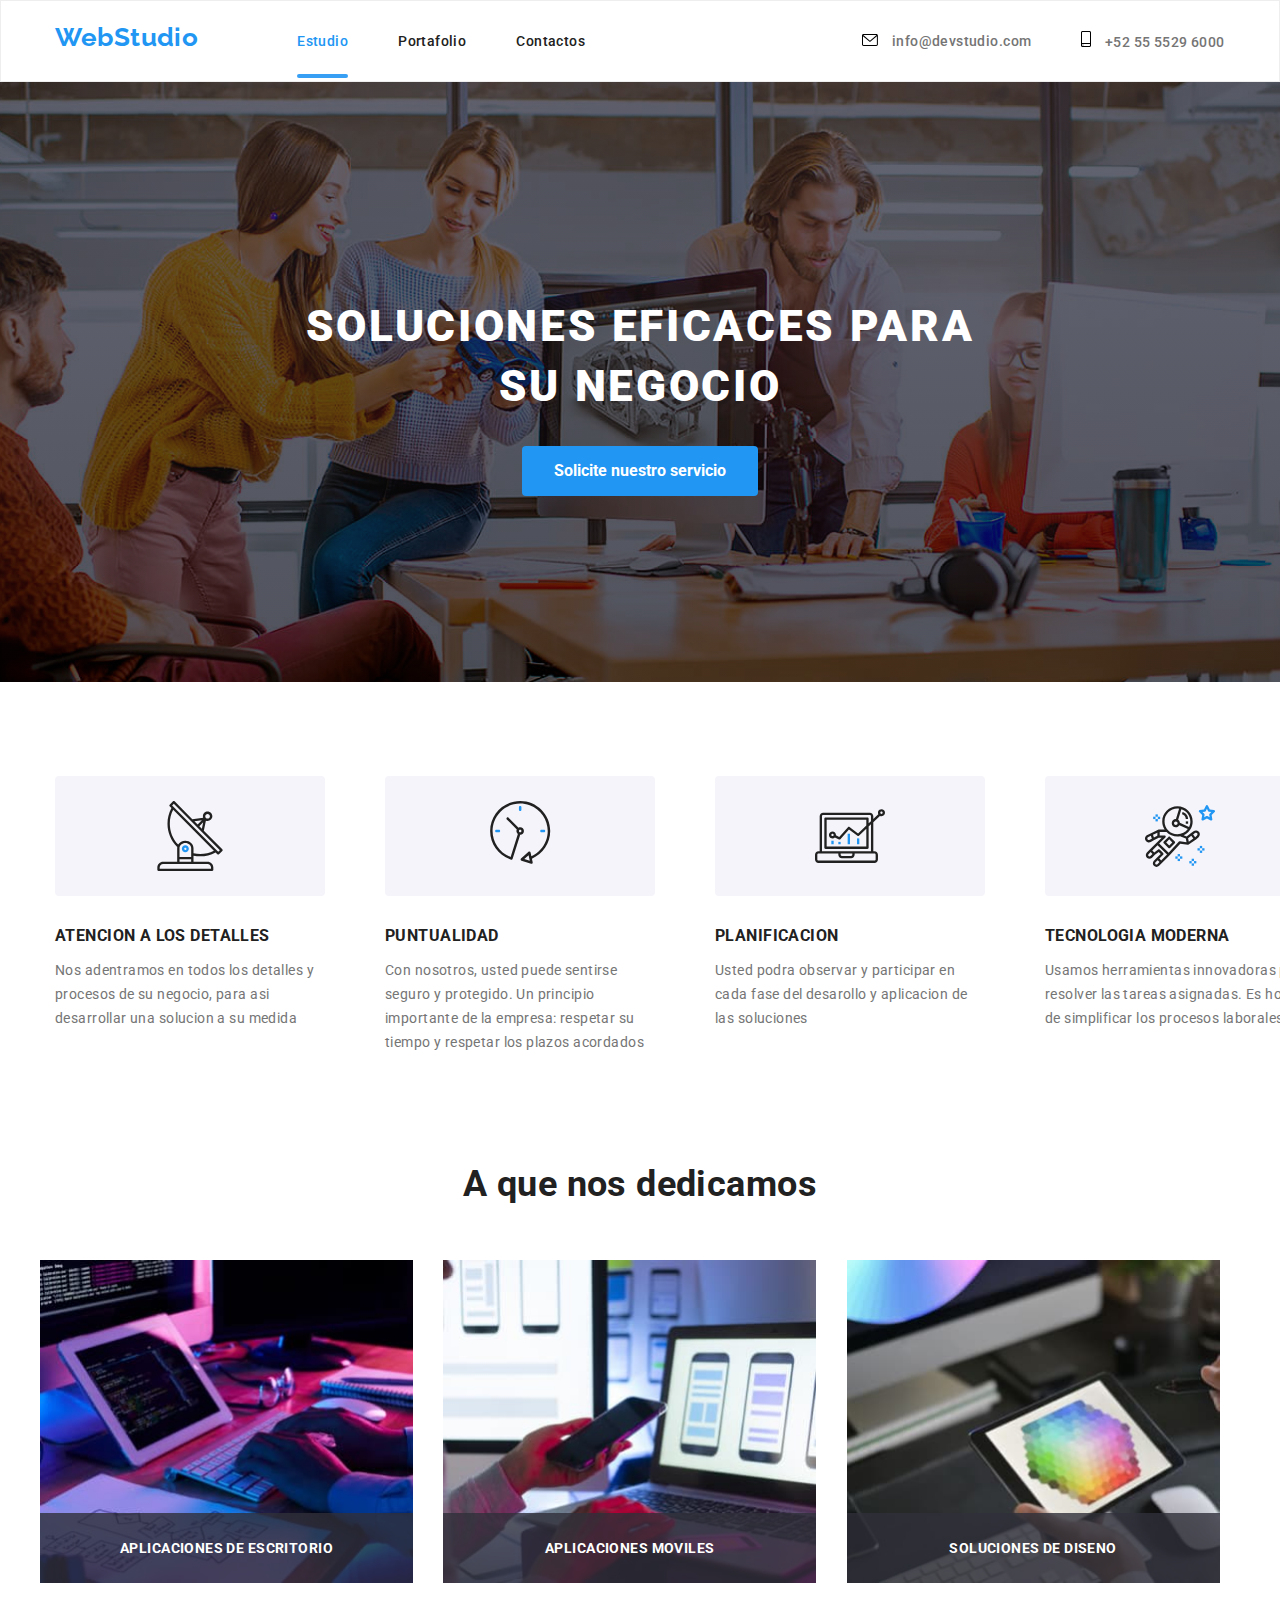
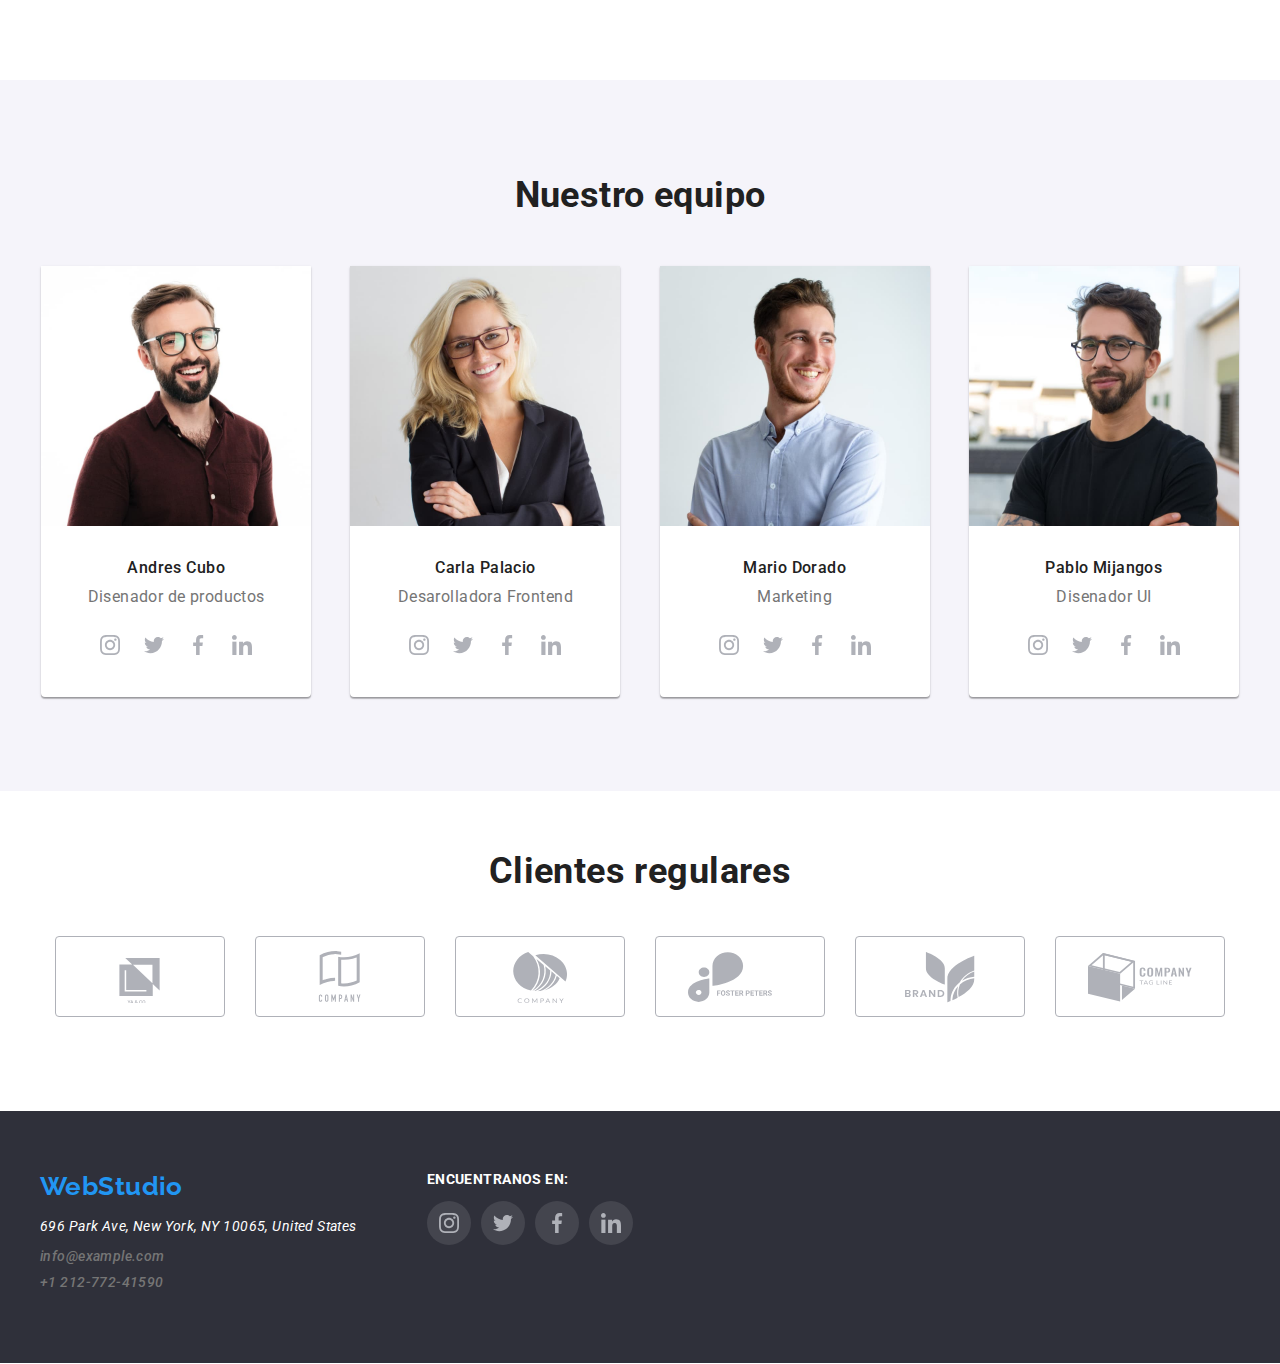
<file: index.html>
<!DOCTYPE html>
<html lang="en">
  <head>
    <meta charset="UTF-8" />
    <meta http-equiv="X-UA-Compatible" content="IE=edge" />
    <meta name="viewport" content="width=device-width, initial-scale=1.0" />
    <link rel="stylesheet" href="portfolio.html" />
    <link
      rel="stylesheet"
      href="https://cdnjs.cloudflare.com/ajax/libs/modern-normalize/1.0.0/modern-normalize.min.css"
    />
    <link rel="stylesheet" href="./css/styles.css" />
    <title>Document</title>
  </head>
  <body class="body">
    <header class="header">
      <div class="header_topbar container">
        <nav>
          <a class="main_title decoration" href="index.html">WebStudio</a>
          <ul class="list_navigation style">
            <li class="button_nav decoration">
              <a class="button_links decoration current" href="index.html">Estudio</a>
            </li>
            <li class="button_nav decoration">
              <a class="button_links decoration" href="portfolio.html">Portafolio</a>
            </li>
            <li class="button_nav decoration">
              <a class="button_links decoration" href="#">Contactos</a>
            </li>
          </ul>
        </nav>
        <ul class="list_contacts style">
          <li class="icon_header">
            <a class="contacts_link decoration" href="mailto:info@devstudio.com">
              <svg class="icon_email">
                <use href="./img/icons.svg/symbol-defs.svg#icon-contact-mail"></use>
              </svg>
              info@devstudio.com</a>
          </li>
          <li class="icon_header">
            <a class="contacts_link decoration" href="tel:+525555296000">
              <svg class="icon_phone">
                <use href="./img/icons.svg/symbol-defs.svg#icon-contact-phone"></use>
              </svg>
            +52 55 5529 6000</a>
          </li>
        </ul>
      </div>
    </header>
    <main>
      <section class="title">
        <div class="hero_section container">
          <h1 class="title_text">SOLUCIONES EFICACES PARA SU NEGOCIO</h1>
          <button type="button" class="button_title button_tab" data-modal-open>Solicite nuestro servicio</button>
        </div>
        <div class="backdrop is_hidden" data-modal>
          <div class="modal">
            <button class="button_modal" type="button" data-modal-close>
              <svg class="icon_modal">
                <use class="icon_x" href="./img/icons.svg/symbol-defs.svg#icon-x"></use>
              </svg>
            </button>
          </div>
        </div>
      </section>
      <section class="services container">
        <ul class="list_service style">
          <li class="service_box">
            <div class="icon_box">
              <svg class="icon">
                <use href="./img/icons.svg/symbol-defs.svg#icon-antena-1"></use>
              </svg>
            </div>
            <h3 class="service_name">ATENCION A LOS DETALLES</h3>
            <p class="service_description">
              Nos adentramos en todos los detalles y procesos de su negocio, para asi desarrollar
              una solucion a su medida
            </p>
          </li>
          <li class="service_box">
            <div class="icon_box">
              <svg class="icon">
                <use href="./img/icons.svg/symbol-defs.svg#icon-reloj-1"></use>
              </svg>
            </div>
            <h3 class="service_name">PUNTUALIDAD</h3>
            <p class="service_description">
              Con nosotros, usted puede sentirse seguro y protegido. Un principio importante de la
              empresa: respetar su tiempo y respetar los plazos acordados
            </p>
          </li>
          <li class="service_box">
            <div class="icon_box">
              <svg class="icon">
                <use href="./img/icons.svg/symbol-defs.svg#icon-diagrama-1"></use>
              </svg>
            </div>
            <h3 class="service_name">PLANIFICACION</h3>
            <p class="service_description">
              Usted podra observar y participar en cada fase del desarollo y aplicacion de las
              soluciones
            </p>
          </li>
          <li class="service_box">
            <div class="icon_box">
              <svg class="icon">
                <use href="./img/icons.svg/symbol-defs.svg#icon-astronauta-1"></use>
              </svg>
            </div>
            <h3 class="service_name">TECNOLOGIA MODERNA</h3>
            <p class="service_description">
              Usamos herramientas innovadoras para resolver las tareas asignadas. Es hora de
              simplificar los procesos laborales
            </p>
          </li>
        </ul>
      </section>
      <section class="about">
        <h2 class="images_title container">A que nos dedicamos</h2>
        <ul class="list_image container style">
          <li class="list_image_photo">
            <img
              class="image"
              src="./img/AQueNosDedicamos1.jpg"
              alt="Typing on a keyboard"
              width="373"
            />
            <p class="list_image_text">APLICACIONES DE ESCRITORIO</p>
          </li>
          <li class="list_image_photo">
            <img
              class="image"
              src="./img/AQueNosDedicamos2.jpg"
              alt="Checking the phone"
              width="373"
            />
            <p class="list_image_text">APLICACIONES MOVILES</p>
          </li>
          <li class="list_image_photo">
            <img
              class="image"
              src="./img/AQueNosDedicamos3.jpg"
              alt="Watching a color palette on an Ipad"
              width="373"
            />
            <p class="list_image_text">SOLUCIONES DE DISENO</p>
          </li>
        </ul>
      </section>
      <section class="team">
        <h2 class="team_title container">Nuestro equipo</h2>
        <ul class="list_team container style">
          <li class="image_card">
            <img
              class="image"
              src="./img/NuestroEquipoAndres.jpg"
              alt="A man smiling"
              width="270"
            />
            <h3 class="team_name">Andres Cubo</h3>
            <p class="team_job">Disenador de productos</p>
            <ul class="icon_social_team style">
              <li>
                <a href="" class="icon_social_list">
                  <svg class="icon_social">
                    <use href="./img/icons.svg/symbol-defs.svg#icon-instagram"></use>
                  </svg>
                </a>
              </li>
              <li>
                <a href="" class="icon_social_list">
                  <svg class="icon_social">
                    <use href="./img/icons.svg/symbol-defs.svg#icon-twitter"></use>
                  </svg>
                </a>
              </li>
              <li>
                <a href="" class="icon_social_list">
                  <svg class="icon_social">
                    <use href="./img/icons.svg/symbol-defs.svg#icon-facebook"></use>
                  </svg>
                </a>
              </li>
              <li>
                <a href="" class="icon_social_list">
                  <svg class="icon_social">
                    <use href="./img/icons.svg/symbol-defs.svg#icon-linkedin"></use>
                  </svg>
                </a>
              </li>
            </ul>
          </li>
          <li class="image_card">
            <img
              class="image"
              src="./img/NuestroEquipoCarla.jpg"
              alt="An armcrossed woman"
              width="270"
            />
            <h3 class="team_name">Carla Palacio</h3>
            <p class="team_job">Desarolladora Frontend</p>
            <ul class="icon_social_team style">
              <li>
                <a href="" class="icon_social_list">
                  <svg class="icon_social">
                    <use href="./img/icons.svg/symbol-defs.svg#icon-instagram"></use>
                  </svg>
                </a>
              </li>
              <li>
                <a href="" class="icon_social_list">
                  <svg class="icon_social">
                    <use href="./img/icons.svg/symbol-defs.svg#icon-twitter"></use>
                  </svg>
                </a>
              </li>
              <li>
                <a href="" class="icon_social_list">
                  <svg class="icon_social">
                    <use href="./img/icons.svg/symbol-defs.svg#icon-facebook"></use>
                  </svg>
                </a>
              </li>
              <li>
                <a href="" class="icon_social_list">
                  <svg class="icon_social">
                    <use href="./img/icons.svg/symbol-defs.svg#icon-linkedin"></use>
                  </svg>
                </a>
              </li>
            </ul>
          </li>
          <li class="image_card">
            <img
              class="image"
              src="./img/NuestroEquipoMario.jpg"
              alt="A looking at his leftside"
              width="270"
            />
            <h3 class="team_name">Mario Dorado</h3>
            <p class="team_job">Marketing</p>
            <ul class="icon_social_team style">
              <li>
                <a href="" class="icon_social_list">
                  <svg class="icon_social">
                    <use href="./img/icons.svg/symbol-defs.svg#icon-instagram"></use>
                  </svg>
                </a>
              </li>
              <li>
                <a href="" class="icon_social_list">
                  <svg class="icon_social">
                    <use href="./img/icons.svg/symbol-defs.svg#icon-twitter"></use>
                  </svg>
                </a>
              </li>
              <li>
                <a href="" class="icon_social_list">
                  <svg class="icon_social">
                    <use href="./img/icons.svg/symbol-defs.svg#icon-facebook"></use>
                  </svg>
                </a>
              </li>
              <li>
                <a href="" class="icon_social_list">
                  <svg class="icon_social">
                    <use href="./img/icons.svg/symbol-defs.svg#icon-linkedin"></use>
                  </svg>
                </a>
              </li>
            </ul>
          </li>
          <li class="image_card">
            <img
              class="image"
              src="./img/NuestroEquipoPablo.jpg"
              alt="A man with a black T-shirt"
              width="270"
            />
            <h3 class="team_name">Pablo Mijangos</h3>
            <p class="team_job">Disenador UI</p>
            <ul class="icon_social_team style">
              <li>
                <a href="" class="icon_social_list">
                  <svg class="icon_social">
                    <use href="./img/icons.svg/symbol-defs.svg#icon-instagram"></use>
                  </svg>
                </a>
              </li>
              <li>
                <a href="" class="icon_social_list">
                  <svg class="icon_social">
                    <use href="./img/icons.svg/symbol-defs.svg#icon-twitter"></use>
                  </svg>
                </a>
              </li>
              <li>
                <a href="" class="icon_social_list">
                  <svg class="icon_social">
                    <use href="./img/icons.svg/symbol-defs.svg#icon-facebook"></use>
                  </svg>
                </a>
              </li>
              <li>
                <a href="" class="icon_social_list">
                  <svg class="icon_social">
                    <use href="./img/icons.svg/symbol-defs.svg#icon-linkedin"></use>
                  </svg>
                </a>
              </li>
            </ul>
          </li>
        </ul>
      </section>
      <section class="clients">
        <h2 class="container clients_title">Clientes regulares</h2>
        <ul class="clients_icon container style">
          <li>
            <a href="" class="clients_icon_bg">
              <svg class="icon_clients_social">
                <use href="./img/icons.svg/symbol-defs.svg#icon-client-1"></use>
              </svg>
            </a>
          </li>
          <li>
            <a href="" class="clients_icon_bg">
              <svg class="icon_clients_social">
                <use href="./img/icons.svg/symbol-defs.svg#icon-client-2"></use>
              </svg>
            </a>
          </li>
          <li>
            <a href="" class="clients_icon_bg">
              <svg class="icon_clients_social">
                <use href="./img/icons.svg/symbol-defs.svg#icon-client-3"></use>
              </svg>
            </a>
          </li>
          <li>
            <a href="" class="clients_icon_bg">
              <svg class="icon_clients_social">
                <use href="./img/icons.svg/symbol-defs.svg#icon-client-4"></use>
              </svg>
            </a>
          </li>
          <li>
            <a href="" class="clients_icon_bg">
              <svg class="icon_clients_social">
                <use href="./img/icons.svg/symbol-defs.svg#icon-client-5"></use>
              </svg>
            </a>
          </li>
          <li>
            <a href="" class="clients_icon_bg">
              <svg class="icon_clients_social">
                <use href="./img/icons.svg/symbol-defs.svg#icon-client-6"></use>
              </svg>
            </a>
          </li>
        </ul>
      </section>
    </main>
    <footer class="footer">
      <div class="footer_page container">
        <div class="footer_left style">
          <ul class="list_title style">
            <li><a class="main_title decoration" href="#">WebStudio</a></li>
          </ul>
          <address>
            <ul class="list_footer style">
              <li class="footer_text">
                <a
                  class="address_map decoration"
                  href="enlace_google_maps"
                  target="_blank"
                  rel="noopener noreferrer nofollow"
                  >696 Park Ave, New York, NY 10065, United States</a
                >
              </li>
              <li class="footer_text">
                <a class="contacts_link decoration" href="mailto:info@example.com"
                  >info@example.com</a
                >
              </li>
              <li class="footer_text">
                <a class="contacts_link decoration" href="tel:+1212-772-4150">+1 212-772-41590</a>
              </li>
            </ul>
          </address>
        </div>
        <div class="footer_right style">
          <span class="footer_icon_title">ENCUENTRANOS EN:</span>
          <ul class="footer_icon style">
            <li>
              <a href="" class="footer_icon_list">
                <svg class="footer_icon_social">
                  <use href="./img/icons.svg/symbol-defs.svg#icon-instagram"></use>
                </svg>
              </a>
            </li>
            <li>
              <a href="" class="footer_icon_list">
                <svg class="footer_icon_social">
                  <use href="./img/icons.svg/symbol-defs.svg#icon-twitter"></use>
                </svg>
              </a>
            </li>
            <li>
              <a href="" class="footer_icon_list">
                <svg class="footer_icon_social">
                  <use href="./img/icons.svg/symbol-defs.svg#icon-facebook"></use>
                </svg>
              </a>
            </li>
            <li>
              <a href="" class="footer_icon_list">
                <svg class="footer_icon_social">
                  <use href="./img/icons.svg/symbol-defs.svg#icon-linkedin"></use>
                </svg>
              </a>
            </li>
          </ul>
        </div>
      </div>
    </footer>
    <script src="./js/modal.js"></script>
  </body>
</html>
</file>
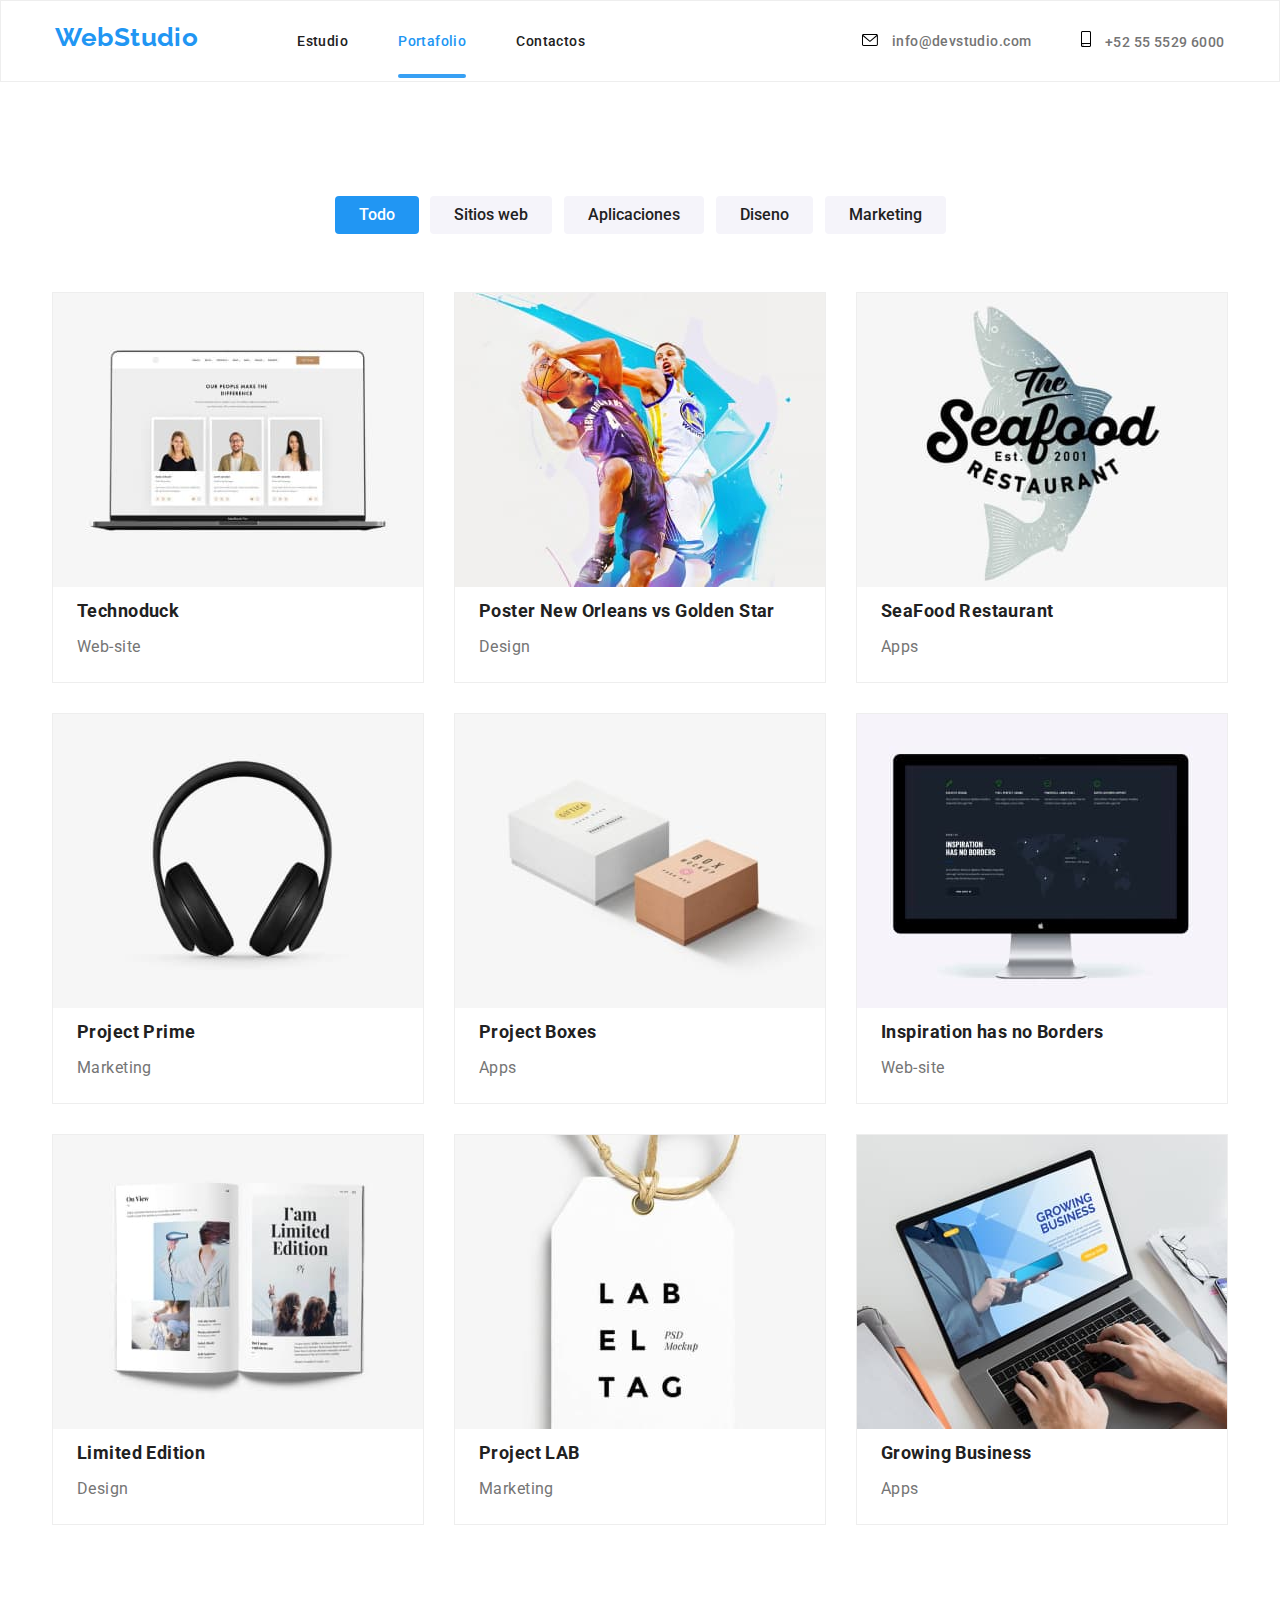
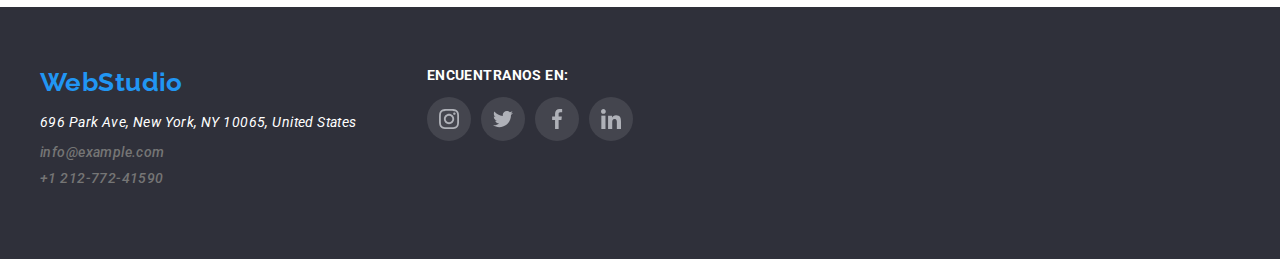
<file: portfolio.html>
<!DOCTYPE html>
<html lang="en">
  <head>
    <meta charset="UTF-8" />
    <meta http-equiv="X-UA-Compatible" content="IE=edge" />
    <meta name="viewport" content="width=device-width, initial-scale=1.0" />
    <title>Document</title>
    <link
      rel="stylesheet"
      href="https://cdnjs.cloudflare.com/ajax/libs/modern-normalize/1.0.0/modern-normalize.min.css"
    />
    <link rel="stylesheet" href="./css/styles.css" />
    <link rel="stylesheet" href="index.html" />
  </head>
  <body class="body">
    <header class="header">
      <div class="header_topbar container">
        <nav>
          <a class="main_title decoration" href="index.html">WebStudio</a>
          <ul class="list_navigation style">
            <li class="button_nav decoration">
              <a class="button_links decoration" href="index.html">Estudio</a>
            </li>
            <li class="button_nav decoration">
              <a class="button_links decoration current" href="portfolio.html">Portafolio</a>
            </li>
            <li class="button_nav decoration">
              <a class="button_links decoration" href="#">Contactos</a>
            </li>
          </ul>
        </nav>
        <ul class="list_contacts style">
          <li class="icon_header">
            <a class="contacts_link decoration" href="mailto:info@devstudio.com">
              <svg class="icon_email">
                <use href="./img/icons.svg/symbol-defs.svg#icon-contact-mail"></use>
              </svg>
              info@devstudio.com</a
            >
          </li>
          <li class="icon_header">
            <a class="contacts_link decoration" href="tel:+525555296000">
              <svg class="icon_phone">
                <use href="./img/icons.svg/symbol-defs.svg#icon-contact-phone"></use>
              </svg>
              +52 55 5529 6000</a
            >
          </li>
        </ul>
      </div>
    </header>
    <main>
      <h1 class="portfolio">Portfolio</h1>
      <section class="portfolio_content">
        <ul class="list_options container style">
          <li><button class="main_option active focus_tab" type="button">Todo</button></li>
          <li><button class="main_option focus_tab" type="button">Sitios web</button></li>
          <li><button class="main_option focus_tab" type="button">Aplicaciones</button></li>
          <li><button class="main_option focus_tab" type="button">Diseno</button></li>
          <li><button class="main_option focus_tab" type="button">Marketing</button></li>
        </ul>
        <ul class="list_images container style">
          <li class="images_items">
            <div class="image_container">
              <img
                src="./img/Project1WebsiteTechnoduck.jpg"
                alt="A laptop showing a Web-site"
                width="370"
              />
              <p class="image_text">
                Lorem ipsum dolor sit amet consectetur adipisicing elit. Accusantium quae doloremque
                officia beatae iste, quaerat aperiam, veritatis assumenda exercitationem
                reprehenderit eveniet dolorem eum iusto in possimus, voluptates laboriosam
                perferendis enim?
              </p>
            </div>
            <h3 class="main_article text_article">Technoduck</h3>
            <p class="article_name text_article">Web-site</p>
          </li>
          <li class="images_items">
            <div class="image_container">
              <img
                src="./img/Project2DesignPoster.jpg"
                alt="Two players playing basketball"
                width="370"
              />
              <p class="image_text">
                Lorem ipsum dolor sit amet consectetur adipisicing elit. Accusantium quae doloremque
                officia beatae iste, quaerat aperiam, veritatis assumenda exercitationem
                reprehenderit eveniet dolorem eum iusto in possimus, voluptates laboriosam
                perferendis enim?
              </p>
            </div>
            <h3 class="main_article text_article">Poster New Orleans vs Golden Star</h3>
            <p class="article_name text_article">Design</p>
          </li>
          <li class="images_items">
            <div class="image_container">
              <img
                src="./img/Project3AppsRestaurant.jpg"
                alt="An advertisement of a seafood restaurant"
                width="370"
              />
              <p class="image_text">
                Lorem ipsum dolor sit amet consectetur adipisicing elit. Accusantium quae doloremque
                officia beatae iste, quaerat aperiam, veritatis assumenda exercitationem
                reprehenderit eveniet dolorem eum iusto in possimus, voluptates laboriosam
                perferendis enim?
              </p>
            </div>
            <h3 class="main_article text_article">SeaFood Restaurant</h3>
            <p class="article_name text_article">Apps</p>
          </li>
          <li class="images_items">
            <div class="image_container">
              <img
                src="./img/Project4MarketingPrime.jpg"
                alt="A set of Black headphones"
                width="370"
              />
              <p class="image_text">
                Lorem ipsum dolor sit amet consectetur adipisicing elit. Accusantium quae doloremque
                officia beatae iste, quaerat aperiam, veritatis assumenda exercitationem
                reprehenderit eveniet dolorem eum iusto in possimus, voluptates laboriosam
                perferendis enim?
              </p>
            </div>
            <h3 class="main_article text_article">Project Prime</h3>
            <p class="article_name text_article">Marketing</p>
          </li>
          <li class="images_items">
            <div class="image_container">
              <img
                src="./img/Project5AppsBoxes.jpg"
                alt="A big white box next to a smaller brown one"
                width="370"
              />
              <p class="image_text">
                Lorem ipsum dolor sit amet consectetur adipisicing elit. Accusantium quae doloremque
                officia beatae iste, quaerat aperiam, veritatis assumenda exercitationem
                reprehenderit eveniet dolorem eum iusto in possimus, voluptates laboriosam
                perferendis enim?
              </p>
            </div>
            <h3 class="main_article text_article">Project Boxes</h3>
            <p class="article_name text_article">Apps</p>
          </li>
          <li class="images_items">
            <div class="image_container">
              <img
                src="./img/Project6WebsiteInspiration.jpg"
                alt="An IMac showing a map in black"
                width="370"
              />
              <p class="image_text">
                Lorem ipsum dolor sit amet consectetur adipisicing elit. Accusantium quae doloremque
                officia beatae iste, quaerat aperiam, veritatis assumenda exercitationem
                reprehenderit eveniet dolorem eum iusto in possimus, voluptates laboriosam
                perferendis enim?
              </p>
            </div>
            <h3 class="main_article text_article">Inspiration has no Borders</h3>
            <p class="article_name text_article">Web-site</p>
          </li>
          <li class="images_items">
            <div class="image_container">
              <img
                src="./img/Project7DesignLimited.jpg"
                alt="A wide open white magazine"
                width="370"
              />
              <p class="image_text">
                Lorem ipsum dolor sit amet consectetur adipisicing elit. Accusantium quae doloremque
                officia beatae iste, quaerat aperiam, veritatis assumenda exercitationem
                reprehenderit eveniet dolorem eum iusto in possimus, voluptates laboriosam
                perferendis enim?
              </p>
            </div>
            <h3 class="main_article text_article">Limited Edition</h3>
            <p class="article_name text_article">Design</p>
          </li>
          <li class="images_items">
            <div class="image_container">
              <img src="./img/Project8MarketingLab.jpg" alt="a white tag" width="370" />
              <p class="image_text">
                Lorem ipsum dolor sit amet consectetur adipisicing elit. Accusantium quae doloremque
                officia beatae iste, quaerat aperiam, veritatis assumenda exercitationem
                reprehenderit eveniet dolorem eum iusto in possimus, voluptates laboriosam
                perferendis enim?
              </p>
            </div>
            <h3 class="main_article text_article">Project LAB</h3>
            <p class="article_name text_article">Marketing</p>
          </li>
          <li class="images_items">
            <div class="image_container">
              <img
                src="./img/project9AppsBusiness.jpg"
                alt="two ahnds typing on a macbook"
                width="370"
              />
              <p class="image_text">
                Lorem ipsum dolor sit amet consectetur adipisicing elit. Accusantium quae doloremque
                officia beatae iste, quaerat aperiam, veritatis assumenda exercitationem
                reprehenderit eveniet dolorem eum iusto in possimus, voluptates laboriosam
                perferendis enim?
              </p>
            </div>
            <h3 class="main_article text_article">Growing Business</h3>
            <p class="article_name text_article">Apps</p>
          </li>
        </ul>
      </section>
    </main>
    <footer class="footer">
      <div class="footer_page container">
        <div class="footer_left style">
          <ul class="list_title style">
            <li><a class="main_title decoration" href="#">WebStudio</a></li>
          </ul>
          <address>
            <ul class="list_footer style">
              <li class="footer_text">
                <a
                  class="address_map decoration"
                  href="enlace_google_maps"
                  target="_blank"
                  rel="noopener noreferrer nofollow"
                  >696 Park Ave, New York, NY 10065, United States</a
                >
              </li>
              <li class="footer_text">
                <a class="contacts_link decoration" href="mailto:info@example.com"
                  >info@example.com</a
                >
              </li>
              <li class="footer_text">
                <a class="contacts_link decoration" href="tel:+1212-772-4150">+1 212-772-41590</a>
              </li>
            </ul>
          </address>
        </div>
        <div class="footer_right style">
          <span class="footer_icon_title">ENCUENTRANOS EN:</span>
          <ul class="footer_icon style">
            <li>
              <a href="" class="footer_icon_list">
                <svg class="footer_icon_social">
                  <use href="./img/icons.svg/symbol-defs.svg#icon-instagram"></use>
                </svg>
              </a>
            </li>
            <li>
              <a href="" class="footer_icon_list">
                <svg class="footer_icon_social">
                  <use href="./img/icons.svg/symbol-defs.svg#icon-twitter"></use>
                </svg>
              </a>
            </li>
            <li>
              <a href="" class="footer_icon_list">
                <svg class="footer_icon_social">
                  <use href="./img/icons.svg/symbol-defs.svg#icon-facebook"></use>
                </svg>
              </a>
            </li>
            <li>
              <a href="" class="footer_icon_list">
                <svg class="footer_icon_social">
                  <use href="./img/icons.svg/symbol-defs.svg#icon-linkedin"></use>
                </svg>
              </a>
            </li>
          </ul>
        </div>
      </div>
    </footer>
  </body>
</html>
</file>
<file: css/styles.css>
@import url('https://fonts.googleapis.com/css2?family=Cherry+Bomb+One&family=Poppins:wght@300&family=Raleway:ital,wght@0,100;0,200;0,300;0,400;0,500;0,600;0,700;0,800;0,900;1,100;1,200;1,300;1,400;1,500;1,600;1,700;1,800;1,900&family=Roboto:ital,wght@0,100;0,300;0,400;0,500;0,700;0,900;1,100;1,300;1,400;1,500;1,700;1,900&display=swap');

@import url('https://fonts.googleapis.com/css2?family=Cherry+Bomb+One&family=Poppins:wght@300&family=Raleway:ital,wght@0,100;0,200;0,300;0,400;0,500;0,600;0,700;0,800;0,900;1,100;1,200;1,300;1,400;1,500;1,600;1,700;1,800;1,900&display=swap');

/* generals */
:root{
    --primary-color:rgb(33, 150, 243);
    --font-color:rgb(33, 33, 33);
    --detail-color:rgb(255, 255, 255);
    --detail-color-transparent:rgba(255, 255, 255, .1);
    --detail-color-tr:rgba(255, 255, 255, 1);
    --inactive-color:rgb(117, 117, 117);
    --background-color-1: rgb(47, 48, 58);
    --background-color-1-transparent: rgba(47, 48, 58, 0.80); 
    --background-color-2: rgb(245, 244, 250);
    --background-color-3: rgba(175, 177, 184, 1);
    --background-color-4: rgba(33, 150, 243, 0.90);
    --background-color-5-transparent: rgba(0, 0, 0, 0.20);
    --font-family-1: 'Roboto', sans-serif;
    --font-family-2: 'Raleway', sans-serif,'cherry Bomb One';
    --cubic: cubic-bezier(0.4, 0, 0.2, 1)
}

.container{
    width: 1200px;
    margin: 0 auto;
}

.body{
    font-family: var(--font-family-1);
    color: var(--primary-color);
    font-size:14px;
    letter-spacing: 0.03em;
}

.style{
    list-style: none;
    padding: 0;
}

.decoration{
    text-decoration: none;
}

.focus_tab:focus{
    background-color: var(--primary-color);
    color: var(--detail-color);
}

.button_tab:focus{
    color: var(--primary-color);
    background-color: var(--detail-color);
}

.img {
	display: block;
	max-width: 100%;
	height: auto;
}

/* header */
.header{
    border: 1px solid #eee;
}
.header_topbar{
    height: 80px;
    display: flex;
    justify-content: space-around;  
    align-items: center;
}

.main_title{
    color: var(--primary-color);
    font-family: var(--font-family-2);
    font-weight: 700;
    font-size: 26px;
    line-height: 1.17;
    width: 696px;
    margin-right: 93px;
}

.button_links{
    color: var(--font-color);
    cursor: pointer ;
    font-weight: 500;
    line-height: 1.17;
}

.button_links:hover,
.button_links:focus{
    transition: color 250ms var(--cubic);
    color: var(--primary-color);
}

.list_navigation{
    display: inline-flex;
    justify-content: center;
    gap: 50px;
    margin: 0;
    width: 293px;
    height: 80px;
}

.button_nav{
    margin: 32px 0;
}

.current{
    color: var(--primary-color);
}

.current::after{
    content: "";
    position: relative;
    left: 0;
    display: inline-block;
    width: 100%;
    height: 4px;
    background-color: var(--background-color-4);
    border-radius: 2px;
    top: 100%;
} 

.icon_header{
    display: flex;
    align-items: center;
    color: var(--inactive-color);
}

.icon_email{
    width: 16px;
    height: 12px;
    margin-right: 10px;
}

.icon_phone{
    width: 10px;
    height: 16px;
    margin-right: 10px;
}

.list_contacts{
    display: flex;
    gap: 50px;
    margin-left: 244px;
}

.contacts_link{
    cursor: pointer ;
    font-weight: 500;
    line-height: 1.17;
    color: var(--inactive-color);
}

.contacts_link:hover,
.icon_header:hover,
.contacts_link:focus,
.icon_header:focus{
    fill: var(--primary-color);
    color: var(--primary-color);
    cursor: pointer;
    transition: color 250ms var(--cubic), fill 250ms var(--cubic);
}

/* title */
.portfolio{
    display: none;
}

.title{
    background-image: linear-gradient(to bottom,
    rgba(47, 48, 58, 0.4),
    rgba(0, 0, 0, 0.4)
    ), url("../img/BackgroundPicture.png");
    background-position: center;
    background-size: cover;
}

.hero_section{
    display: flex;
    justify-content: center;
    flex-direction: column;
    align-items: center;
    height: 600px;
    padding: 94px 0;
}

.title_text{
    line-height: 1.36;
    color: var(--detail-color);
    text-align: center;
    font-family: var(--font-family-1);
    font-size: 44px;
    font-style: normal;
    font-weight: 900;
    letter-spacing: 2.64px;
    text-transform: uppercase;
    width: 696px;
}

.button_title{
    color: var(--detail-color);
    background-color: var(--primary-color);
    cursor: pointer;
    font-family: var(--font-family-1);
    font-weight: 700;
    font-size: 16px;
    line-height: 1.87;
    border: none;
    border-radius: 4px;
    padding: 10px 32px;
}

.button_title:focus,
.button_title:hover{
    background-color: var(--detail-color);
    color: var(--primary-color);
    transition: color 250ms var(--cubic), background-color 250ms var(--cubic);
} 

/* section 1 services */
.services{
    padding: 94px 0;
}

.service_name{
    font-weight: 700;
    color: var(--font-color);
    line-height: 1.17;
    margin-top: 30px;
    margin-bottom: 10px;
}

.list_service{
    display: flex;
    gap: 30px;
    margin: 0;
}

.service_box{
   margin: 0 15px 0 15px;
}

.service_description{
    font-weight: 400;
    color: var(--inactive-color);
    line-height: 1.71;
}

.icon{
    width: 70px;
    height: 70px;
}

.icon_box{
    display: flex;
    justify-content: center;
    align-items: center;
    border-radius: 4px;
    background-color: var(--background-color-2);
    width: 270px;
    height: 120px;
}

/* section 2  services images*/
.list_image{
    display: flex;
    gap: 30.26px;
}

.list_image_photo{
 position: relative;
}

.list_image_text{
    position: absolute;
    bottom: 1%;
    background-color: var(--background-color-1-transparent);
    width: 100%;
    height: 70px;
    margin: 0;
    color: var(--detail-color);
    font-family: var(--font-family-1);
    font-size: 14px;
    font-weight: 700;
    line-height: normal;
    text-align: center;
    padding: 27px 0;
}

.images_title{
    color: var(--font-color);
    font-weight: 700;
    font-size: 36px;
    line-height: 1.17;
    text-align: center;
    margin-bottom: 55.05px;
}

.about{
    padding: 0 0 94px 0;
}

/* section 3 team */
.team{
    background-color: var(--background-color-2);
    padding: 94px 0;
}

.list_team{
    display: flex;
    justify-content: space-around;
    justify-items: center;
    align-items: center;
    gap: 37px;
}

.team_title{
    color: var(--font-color);
    font-weight: 700;
    font-size: 36px;
    line-height: 1.17;
    text-align: center;
    margin-bottom: 50px;
}

.team_name{
    color: var(--font-color);
    font-weight: 500;
    font-size: 16px;
    line-height: 1.17;
    margin-bottom: 10px;
    margin-top: 30px;
}

.team_job{
    color: var(--inactive-color);
    font-weight: 400;
    font-size: 16px;
    line-height: 1.17;
    margin: 0 0 16px 0;
}

.image_card{
    background-color: var(--detail-color);
    text-align: center;
    padding-bottom: 30px;
    border-radius: 0px 0px 4px 4px;
    box-shadow: 
        0px 2px 1px 0px rgba(0, 0, 0, 0.20), 
        0px 1px 1px 0px rgba(0, 0, 0, 0.14), 
        0px 1px 3px 0px rgba(0, 0, 0, 0.12);
}

.icon_social_team{
    display: flex;
    justify-content: center;
}

.icon_social{
    width: 20px;
    height: 20px;
}

.icon_social_list{
    fill: var(--background-color-3);
    display: inline-flex;
    justify-content: center;
    align-items: center;
    border-radius: 50%;
    width: 44px;
    height: 44px;
}

.icon_social_list:hover,
.icon_social_list:focus{
    fill: var(--detail-color);
    cursor: pointer;
    background-color: var(--primary-color);
    transition: fill 250ms var(--cubic), background-color 250ms var(--cubic);
}

/* clients */
.clients{
    padding: 59px 0 94px 0;
}

.clients_title{
    text-align: center;
    font-weight: 700;
    font-size: 36px;
    line-height: 1.17;
    color: var(--font-color);
    font-family: var(--font-family-1);
}

.clients_icon{
    display: flex;
    margin-top: 44px;
}

.clients_icon_bg{
    fill: var(--background-color-3);
    display: flex;
    text-align: center;
    border-radius: 4px;
    border: 1px solid var(--background-color-3);
    margin: 0 15px 0 15px;
    padding: 14px 32px;
    width: 170px;
    height: 81px;
}

.clients_icon_bg:hover,
.clients_icon_bg:focus{
    border: 1px solid var(--primary-color);
    fill: var(--primary-color);
    transition: border 250ms var(--cubic), fill 250ms var(--cubic);
}

.icon_clients_social{
    width: 106px;
    height: 52px;
}

/* footer */
.list_title{
    margin-bottom: 9px;
    margin-top: 0;
}

.address_map{
    color: var(--detail-color);
    font-weight: 400;
    line-height: 1.71;
}

.address_map:hover,
.address_map:focus{
    color:var(--primary-color);
    transition: color 250ms var(--cubic);
}

.footer_text{
    margin-bottom: 9px;
}

.footer{
    background-color: var(--background-color-1);
    height: 252px;
}

.footer_left{
    justify-content: left;
    margin-right: 70px;
}

.footer_page{
    padding: 60px 0;
    display: flex;
}

.footer_icon_social{
    width: 20px;
    height: 20px;
}

.footer_icon_title{
    color: var(--detail-color);
    font-family: var(--font-family-1);
    font-size: 14px;
    font-style: normal;
    font-weight: 700;
    line-height: 1.17;
    letter-spacing: 0.42px;
    text-transform: uppercase;
}

.footer_icon{
    display: flex;
    gap: 10px;
}

.footer_icon_list{
    fill: var(--background-color-3);
    background-color: var(--detail-color-transparent);
    display: inline-flex;
    justify-content: center;
    align-items: center;
    border-radius: 50%;
    height: 44px;
    width: 44px;
}

.footer_icon_list:hover,
.footer_icon_list:focus{
    cursor: pointer;
    background-color: var(--primary-color);
    fill: var(--detail-color);
    transition: fill 250ms var(--cubic), background-color 250ms var(--cubic);
}

/* portfolio */

.main_option{
    border: none;
    cursor: pointer;
    text-align: center;
    font-family: var(--font-family-1);
    color: var(--font-color);
    font-size: 16px;
    font-weight: 500;
    line-height: 1.62;
    background-color: var(--background-color-2);
    border-radius: 4px;
    padding:  6px 24px;
}

.main_option:hover,
.main_option:focus{
    transition: 
        color 250ms var(--cubic), 
        background-color 250ms var(--cubic), 
        box-shadow 250ms var(--cubic),
        background-color 250ms var(--cubic);
    color: var(--detail-color);
    background-color: var(--primary-color);
    box-shadow: 
    0px 2px 2px 0px rgba(0, 0, 0, 0.12), 
    0px 1px 2px 0px rgba(0, 0, 0, 0.08), 
    0px 3px 1px 0px rgba(0, 0, 0, 0.10);
}

.active{
    transition: color 250ms var(--cubic);
    color: var(--detail-color);
    background-color: var(--primary-color);
}

.portfolio_content{
    padding: 106px 0 82px 0;
}

.list_options{
    display: flex;
    justify-content: space-between;
    align-items: center;
    width: 611px;
    height: 54px;
    margin-bottom: 50px;
}

.list_images{
    display: flex;
    flex-wrap: wrap;
    gap: 30px;
    justify-content: center;
}

.images_items{
    background-color: var(--detail-color);
    border: 1px solid #eee;
    transition: color 250ms var(--cubic);
    position: relative;
}

.images_items:hover{
    transition: box-shadow 250ms var(--cubic);
    box-shadow:
    1px 4px 6px 0px rgba(0, 0, 0, 0.16), 
    0px 4px 4px 0px rgba(0, 0, 0, 0.06), 
    0px 1px 1px 0px rgba(0, 0, 0, 0.12);
}

.image_container{
    position: relative;
    overflow: hidden;
    transition: color 250ms var(--cubic);
}

.image_container:hover > .image_text{
    top: 0%;
    cursor: pointer;
}

.image_text{
    top: 100%;
    display: flex;
    justify-content: center;
    align-items: center;
    text-align: center;
    position: absolute;
    width: 100%;
    height: 100%;
    margin: 0;
    color: var(--detail-color);
    font-size: 18px;
    font-family: var(--font-family-1);
    font-weight: 400;
    line-height: 1.55;
    background-color: var(--background-color-4);
    padding: 63px 24px;
    transition: top 0.3s ease;
}

.main_article{
    color: var(--font-color);
    font-size: 18px;
    font-weight: 700;
    line-height: 2px;
}

.article_name{
    color: var(--inactive-color);
    font-weight: 400;
    font-size: 16px;
    line-height: 1.87;
}

.text_article{
    margin: 20px 24px;
}

.is_hidden{
    display: none;
    visibility: hidden;
    opacity: 0; 
    pointer-events: none;
}

.backdrop{
    position: fixed;
    top: 0;
    width: 100%;
    height: 100vh;
    background-color: var(--background-color-5-transparent);
    transition: all 0.3s ease-in;
    transform: scale(1);
} 

.modal{
    position: absolute;
    display: flex;
    justify-content: right;
    position: fixed;
    padding: 8px;
    width: 528px;
    height: 581px;
    background-color: var(--detail-color-tr);
    top: 50%;
    left: 50%;
    transform: translate(-50%, -50%);
    border-radius: 4px;
    box-shadow: 
        0px 2px 1px 0px rgba(0, 0, 0, 0.20), 
        0px 1px 1px 0px rgba(0, 0, 0, 0.14), 
        0px 1px 3px 0px rgba(0, 0, 0, 0.12);
}

.button_modal{
    display: flex;
    align-items: center;
    width: 30px;
    height: 30px;
    border-radius: 50%;
    border-color: var(--background-color-5-transparent);
    background-color: var(--detail-color);
}

.button_modal:focus,
.button_modal:hover{
    transition: fill 250ms var(--cubic), background-color 250ms var(--cubic);
    cursor: pointer;
    fill: var(--detail-color);
    background-color: var(--primary-color);
}

.icon_modal{
    width: 18px;
    height: 18px;
}
</file>
